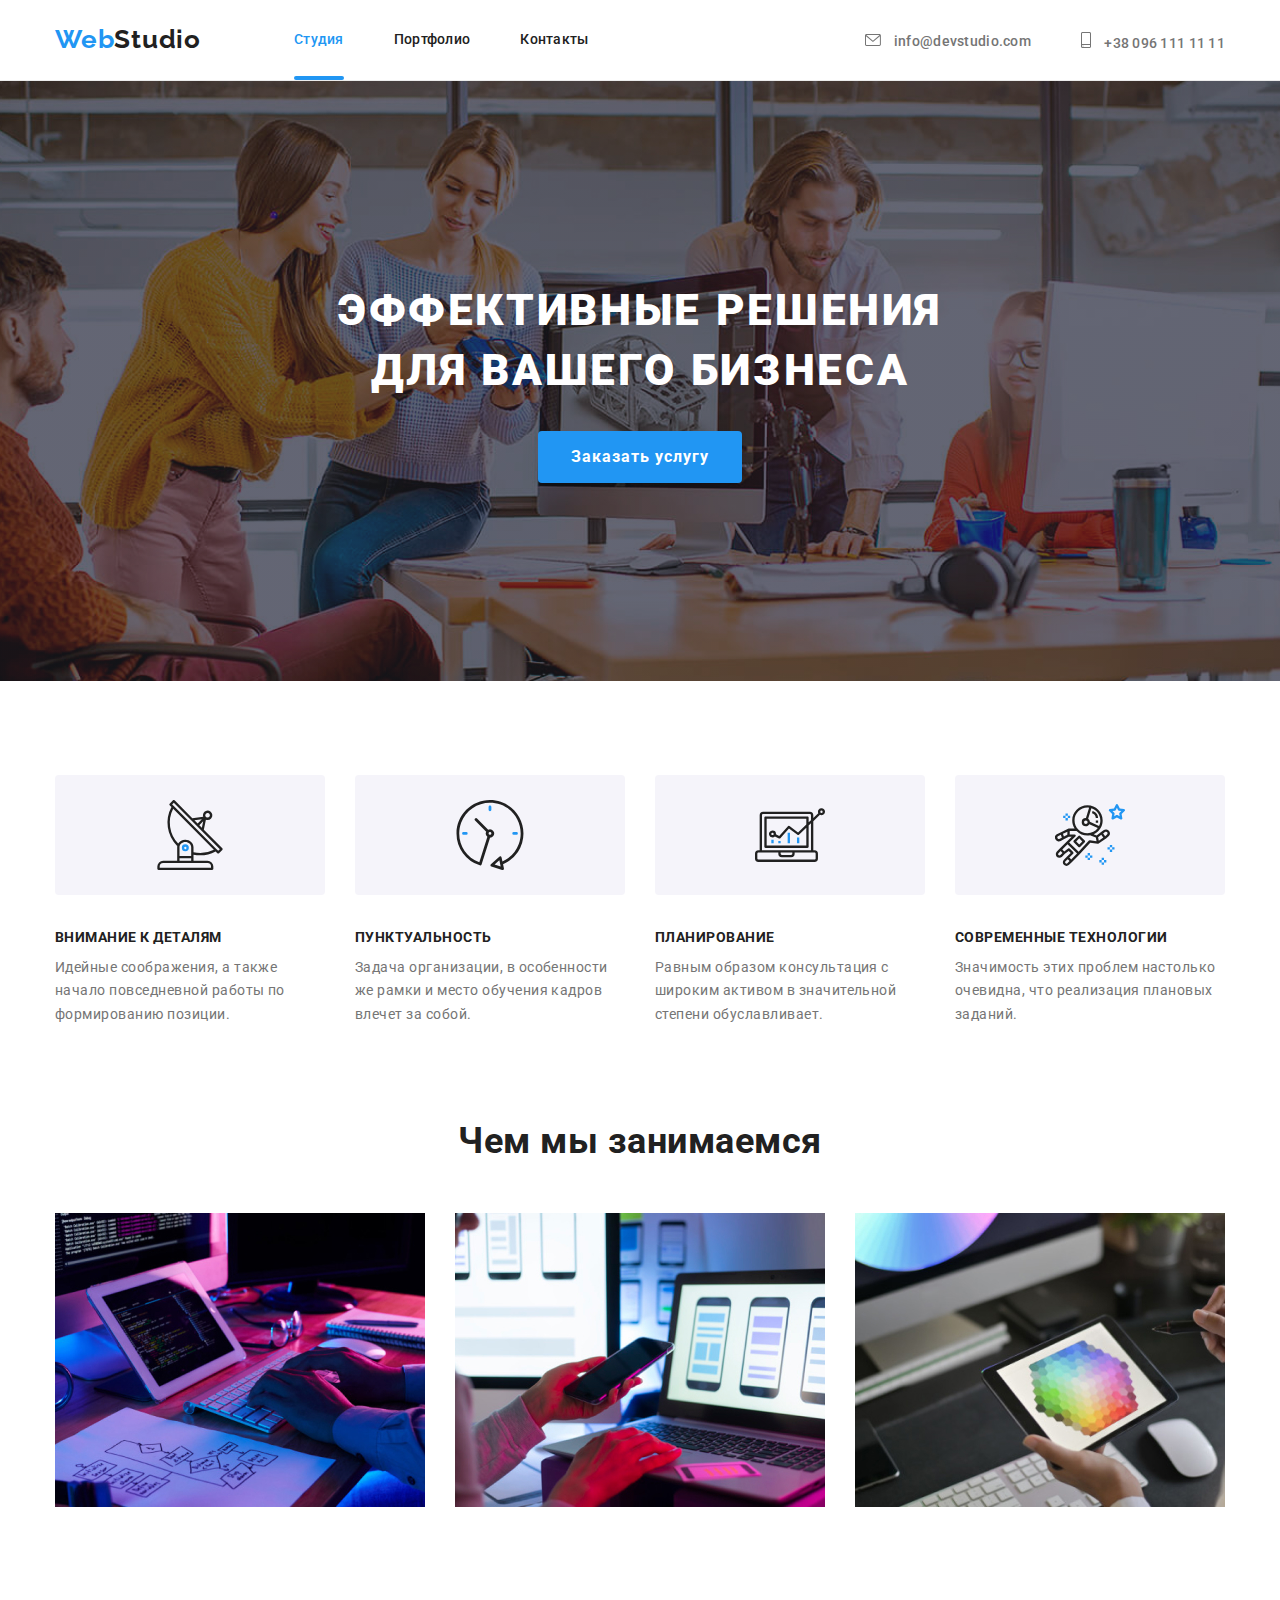
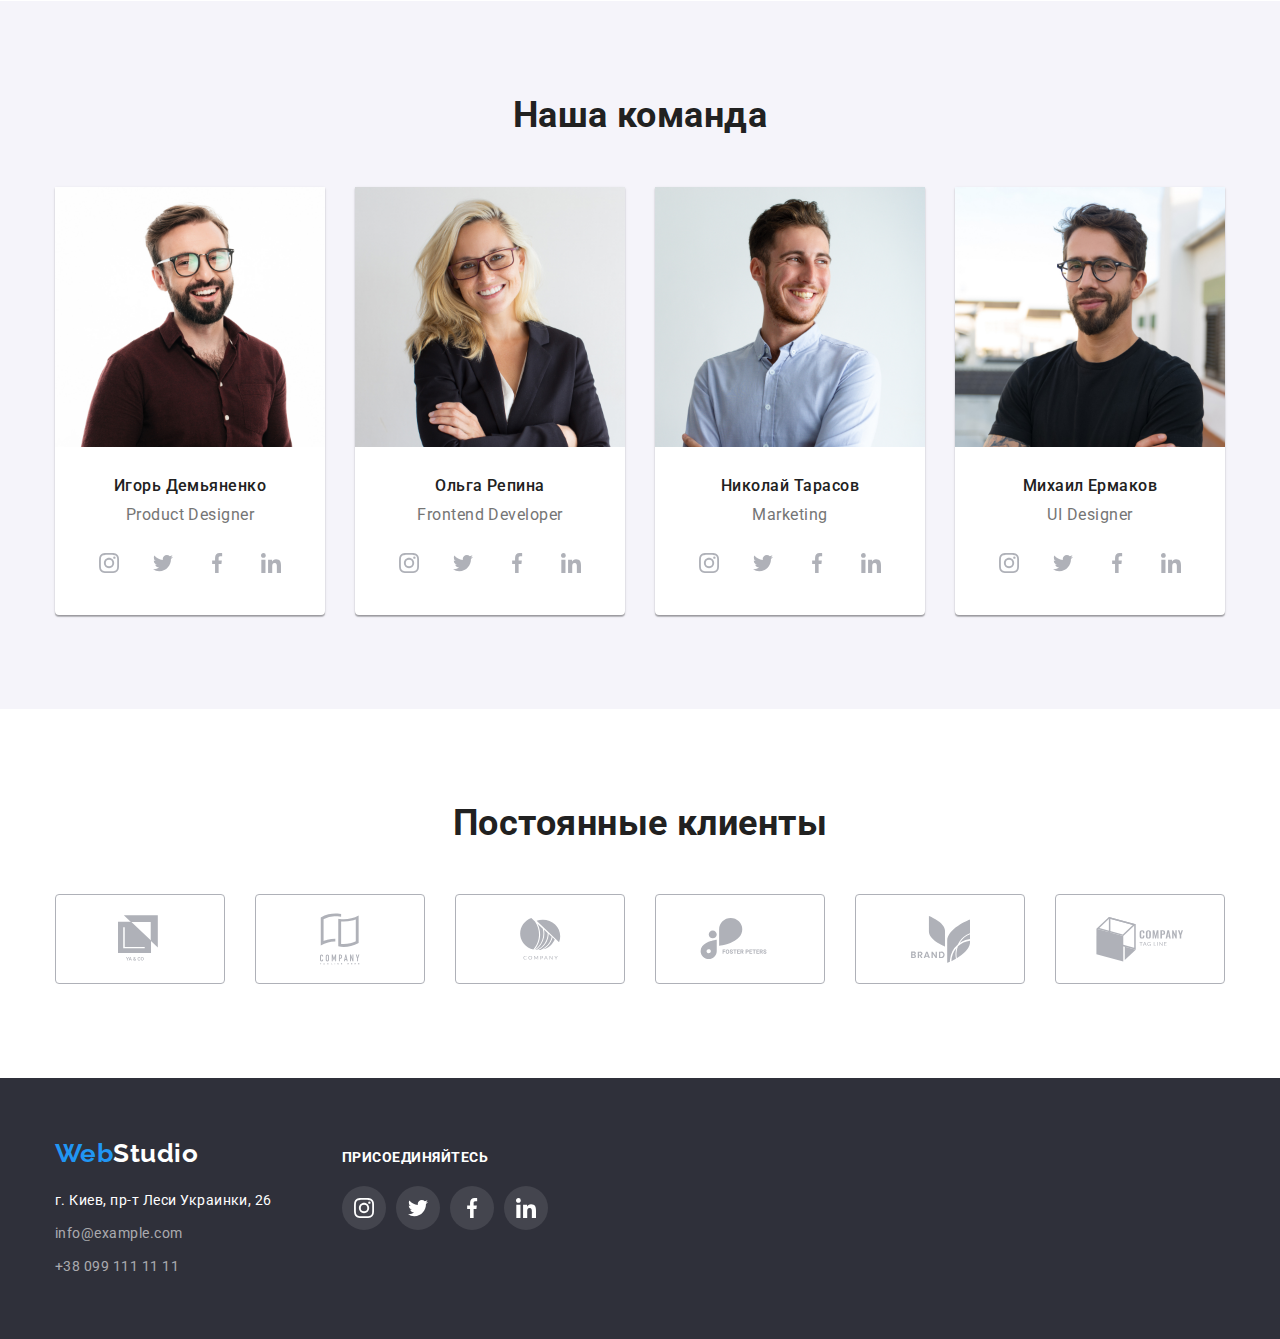
<file: index.html>
<!DOCTYPE html>
<html lang="ru">
<head>
    <meta charset="UTF-8">
    <meta name="viewport" content="width=device-width, initial-scale=1.0">
    <title> Главная | Web Studio</title>
    <link rel="preconnect" href="https://fonts.gstatic.com">
    <link href="https://fonts.googleapis.com/css2?family=Raleway:wght@700&family=Roboto:wght@400;500;700;900&display=swap" rel="stylesheet">
    <link rel="stylesheet" href="https://cdnjs.cloudflare.com/ajax/libs/modern-normalize/1.0.0/modern-normalize.min.css">
    <link rel="stylesheet" href="./css/styles.css">    
</head>


<body>

    <!--шапка сайта-->
 <header class="header">
   <div class="container flex">
     <nav class="nav-site">
        <a 
          href="./index.html">  
          <span class="logo">Web</span>Studio
       </a>

       <ul class="block-links flex list">
          <li class="nav-site-link studio">
            <a class="link current " href="./index.html" >
               Студия
            </a> 
          </li>
   
          <li class="nav-site-link">
            <a class="link" href="./portfolio.html" >
              Портфолио
            </a>
         </li>

         <li class="nav-site-link">
            <a class="link" href="" >
               Контакты
            </a>
          </li>
       </ul>
     </nav>

     <ul class="block-contacts flex list">
        <li class="contacts-item">
            <a class="contacts link" 
            href="mailto:info@devstudio.com"> 
            <svg class="contacts-icon" width="16" height="12">
              <use href="./img/sprite.svg#icon-envelope"></use>
            </svg>
            info@devstudio.com   
          </a> 
        </li>   
        <li class="contacts-item mobile">
            <a class="contacts link" 
              href="tel:+380961111111">
              <svg class="contacts-icon" width="10" height="16">
                <use href="./img/sprite.svg#icon-smartphone"></use>
              </svg>
              +38 096 111 11 11
           </a>
        </li>
     </ul>
   </div> 
 </header>

 <main>
    <!--заказ услуги-->
    <section class="service-container background">
        <div class="container">
          <h1 class="service-title" >Эффективные решения <br> для вашего бизнеса</h1>
          <button class="button first" type="button">Заказать услугу</button>
        </div>
    </section>

    <!--мягкие навыки-->
    <section class="softskills">
      <div class="container">
        <h2 hidden> мы гарантируем </h2> 
        <ul class="flex list">
            <li class="softskill-item antenna">
              <h3 class="softskills-titles">Внимание к деталям</h3>
              <p class="softskills-text">Идейные соображения, а также начало повседневной работы по формированию позиции.</p>
            </li>
        

            <li class="softskill-item clock">
              <h3 class="softskills-titles">Пунктуальность</h3>
              <p class="softskills-text">Задача организации, в особенности же рамки и место обучения кадров влечет за собой.</p>
           </li>

        
           <li class="softskill-item diagram">
              <h3 class="softskills-titles">Планирование</h3>
              <p class="softskills-text">Равным образом консультация с широким активом в значительной степени обуславливает.</p>
          </li>

          <li class="softskill-item astronaut">
             <h3 class="softskills-titles">Современные технологии</h3>
             <p class="softskills-text">Значимость этих проблем настолько очевидна, что реализация плановых заданий.</p>
         </li>
       </ul>
     </div>
   </section>
   
   <!--Чем мы занимаемся-->
   <section class="activity-container">
    <div class="container">
        <h2 class="title">Чем мы занимаемся</h2>
        <ul class="flex list">
            <li class="activity-container-item">
               <img class="img" src="./img/img.jpg" alt="програмирование" width="370">
            </li>
           <li class="activity-container-item">
               <img src="./img/img2.jpg" alt="разработка мобильных приложений" width="370">
           </li>
           <li class="activity-container-item">
               <img src="./img/img3.jpg" alt="веб дизайн" width="370"> 
           </li>
        </ul>
    </div>
   </section>

   <!--Список участников команды-->
   <section class="team">
     <div class="container">
         <h2 class="title"> Наша команда </h2>
         <ul class="team-img list">
            <li class="team-item"> 
              <img src="./img/igor.jpg" alt="Product Designer" width="270">

              <div class="team-text">
                <h3 class="team-members">Игорь Демьяненко</h3>
                <p class="specialty">Product Designer</p>

                <ul class="social-links list">
                  <li class="social-links-item">
                    <a href="" class="item-link">
                      <svg class="social-links-icon" width="20px" height="20px">
                        <use href="./img/sprite.svg#icon-instagram"> </use>
                      </svg>
                    </a>
                  </li>

                  <li class="social-links-item">
                    <a href="" class="item-link"> 
                      <svg class="social-links-icon" width="20px" height="20px">
                        <use href="./img/sprite.svg#icon-twitter"> </use>
                      </svg>
                    </a>
                  </li>
                  <li class="social-links-item">
                    <a href="" class="item-link">
                      <svg class="social-links-icon" width="20px" height="20px">
                        <use href="./img/sprite.svg#icon-fb"> </use>
                      </svg>
                    </a>
                  </li>

                  <li class="social-links-item">
                    <a href="" class="item-link">
                      <svg class="social-links-icon" width="20px" height="20px">
                        <use href="./img/sprite.svg#icon-in"> </use>
                      </svg>
                    </a>
                  </li> 
                </ul>
              </div>
           </li>

           <li class="team-item"> 
             
              <img src="./img/olga.jpg" alt="Frontend Developer" width="270">

              <div class="team-text">
                <h3 class="team-members">Ольга Репина </h3>
                <p class="specialty">Frontend Developer</p>
                
                <ul class="social-links list">
                  <li class="social-links-item">
                    <a href="" class="item-link">
                    <svg class="social-links-icon" width="20px" height="20px">
                      <use href="./img/sprite.svg#icon-instagram"> </use>
                    </svg>
                   </a>
                  </li>

                  <li class="social-links-item">
                    <a href="" class="item-link"> 
                      <svg class="social-links-icon" width="20px" height="20px">
                      <use href="./img/sprite.svg#icon-twitter"> </use>
                      </svg>
                    </a>
                  </li>

                  <li class="social-links-item">
                    <a href="" class="item-link">
                    <svg class="social-links-icon" width="20px" height="20px">
                      <use href="./img/sprite.svg#icon-fb"> </use>
                    </svg>
                   </a>
                  </li>

                  <li class="social-links-item">
                    <a href="" class="item-link">
                    <svg class="social-links-icon" width="20px" height="20px">
                      <use href="./img/sprite.svg#icon-in"> </use>
                    </svg>
                   </a>
                  </li> 
               </ul>
              </div>

           </li>
           <li class="team-item"> 
              <img src="./img/Nikolay.jpg" alt="Marketing" width="270">
              <div class="team-text">
                <h3 class="team-members">Николай Тарасов</h3>
                <p class="specialty">Marketing</p>
                <ul class="social-links list">
                  <li class="social-links-item">
                    <a href="" class="item-link">
                    <svg class="social-links-icon" width="20px" height="20px">
                      <use href="./img/sprite.svg#icon-instagram"> </use>
                    </svg>
                   </a>
                  </li>

                  <li class="social-links-item">
                    <a href="" class="item-link"> 
                      <svg class="social-links-icon" width="20px" height="20px">
                      <use href="./img/sprite.svg#icon-twitter"> </use>
                      </svg>
                    </a>
                  </li>
                  <li class="social-links-item">
                    <a href="" class="item-link">
                    <svg class="social-links-icon" width="20px" height="20px">
                      <use href="./img/sprite.svg#icon-fb"> </use>
                    </svg>
                   </a>
                  </li>
                  <li class="social-links-item">
                    <a href="" class="item-link">
                    <svg class="social-links-icon" width="20px" height="20px">
                      <use href="./img/sprite.svg#icon-in"> </use>
                    </svg>
                   </a>
                  </li> 
               </ul>
              </div>
           </li>
           <li class="team-item"> 
              <img src="./img/mihail.jpg" alt="Marketing" width="270">
              <div class="team-text">
                <h3 class="team-members">Михаил Ермаков</h3>
                <p class="specialty">UI Designer</p>
                <ul class="social-links list">
                  <li class="social-links-item">
                    <a href="" class="item-link">
                    <svg class="social-links-icon" width="20px" height="20px">
                      <use href="./img/sprite.svg#icon-instagram"> </use>
                    </svg>
                   </a>
                  </li>

                  <li class="social-links-item">
                    <a href="" class="item-link"> 
                      <svg class="social-links-icon" width="20px" height="20px">
                      <use href="./img/sprite.svg#icon-twitter"> </use>
                      </svg>
                    </a>
                  </li>
                  <li class="social-links-item">
                    <a href="" class="item-link">
                    <svg class="social-links-icon" width="20px" height="20px">
                      <use href="./img/sprite.svg#icon-fb"> </use>
                    </svg>
                   </a>
                  </li>
                  <li class="social-links-item">
                    <a href="" class="item-link">
                    <svg class="social-links-icon" width="20px" height="20px">
                      <use href="./img/sprite.svg#icon-in"> </use>
                    </svg>
                   </a>
                  </li> 
               </ul>
              </div>
           </li>  
         </ul>
     </div>
   </section>

   <section class="clients"> 
      <div class="container">
         <h2 class="title">Постоянные клиенты</h2>
         <ul class="clients-list list">
           <li class="clients-item">
            <a href="" class="clients-item-link">
              <svg class="clients-item-icon" width="44" height="49" >
                <use href="./img/sprite.svg#icon-logo1"></use>
              </svg>
            </a>
           </li>
           <li class="clients-item">
             <a href="" class="clients-item-link">
               <svg class="clients-item-icon" width="40" height="52">
                 <use href="./img/sprite.svg#icon-logo2"></use>
               </svg>
             </a>                    
           </li>
           <li class="clients-item">
             <a href="" class="clients-item-link">
               <svg class="clients-item-icon" width="41" height="42">
                 <use href="./img/sprite.svg#icon-logo3"></use>
               </svg>
             </a>
           </li>
           <li class="clients-item">
             <a href="" class="clients-item-link">
               <svg class="clients-item-icon" width="80" height="42">
                 <use href="./img/sprite.svg#icon-logo4"></use>
               </svg>
             </a>
           </li>
           <li class="clients-item">
             <a href="" class="clients-item-link">
               <svg class="clients-item-icon" width="59" height="47">
                 <use href="./img/sprite.svg#icon-logo5"></use>
               </svg>
             </a>
           </li>
           <li class="clients-item">
             <a href="" class="clients-item-link">
               <svg class="clients-item-icon" width="88" height="45">
                 <use href="./img/sprite.svg#icon-logo6"></use>
               </svg>
             </a>
           </li>
         </ul>
      </div>
   </section>
</main>

     <!--Футер-->
  <footer>

    <div class="container">

     <div class="adress-block">
       <a class="footer-logo" href="./index.html"><span class="logo">Web</span>Studio</a>

       <address> 
            г. Киев, пр-т Леси Украинки, 26 <br />
        
           
         <ul class="adress-contacts list">
             <li class="adress-item">
              <a href="mailto:info@example.com">info@example.com</a> <br />
            </li> 
            <li class="adress-item">
              <a href="tel:+380991111111">+38 099 111 11 11</a>
            </li> 
         </ul>
       </address>
     </div>

     <div class="join-block">
        <p class="join-block-element">присоединяйтесь</p>
        <ul class="joinblock-social-list list">
          <li class="social-links-item">
            <a href="" class="item-link">
              <svg class="social-links-icon" width="20px" height="20px">
                <use href="./img/sprite.svg#icon-instagram"> </use>
              </svg>
            </a>
          </li>

          <li class="social-links-item">
            <a href="" class="item-link"> 
              <svg class="social-links-icon" width="20px" height="20px">
                <use href="./img/sprite.svg#icon-twitter"> </use>
              </svg>
            </a>
          </li>
          <li class="social-links-item">
            <a href="" class="item-link">
              <svg class="social-links-icon" width="20px" height="20px">
                <use href="./img/sprite.svg#icon-fb"> </use>
              </svg>
            </a>
          </li>
          <li class="social-links-item">
             <a href="" class="item-link">
               <svg class="social-links-icon" width="20px" height="20px">
                 <use href="./img/sprite.svg#icon-in"> </use>
               </svg>
             </a>
           </li> 
         </ul>
      </div>

    </div>
  </footer>


  




    
  


</body>
</html>
</file>
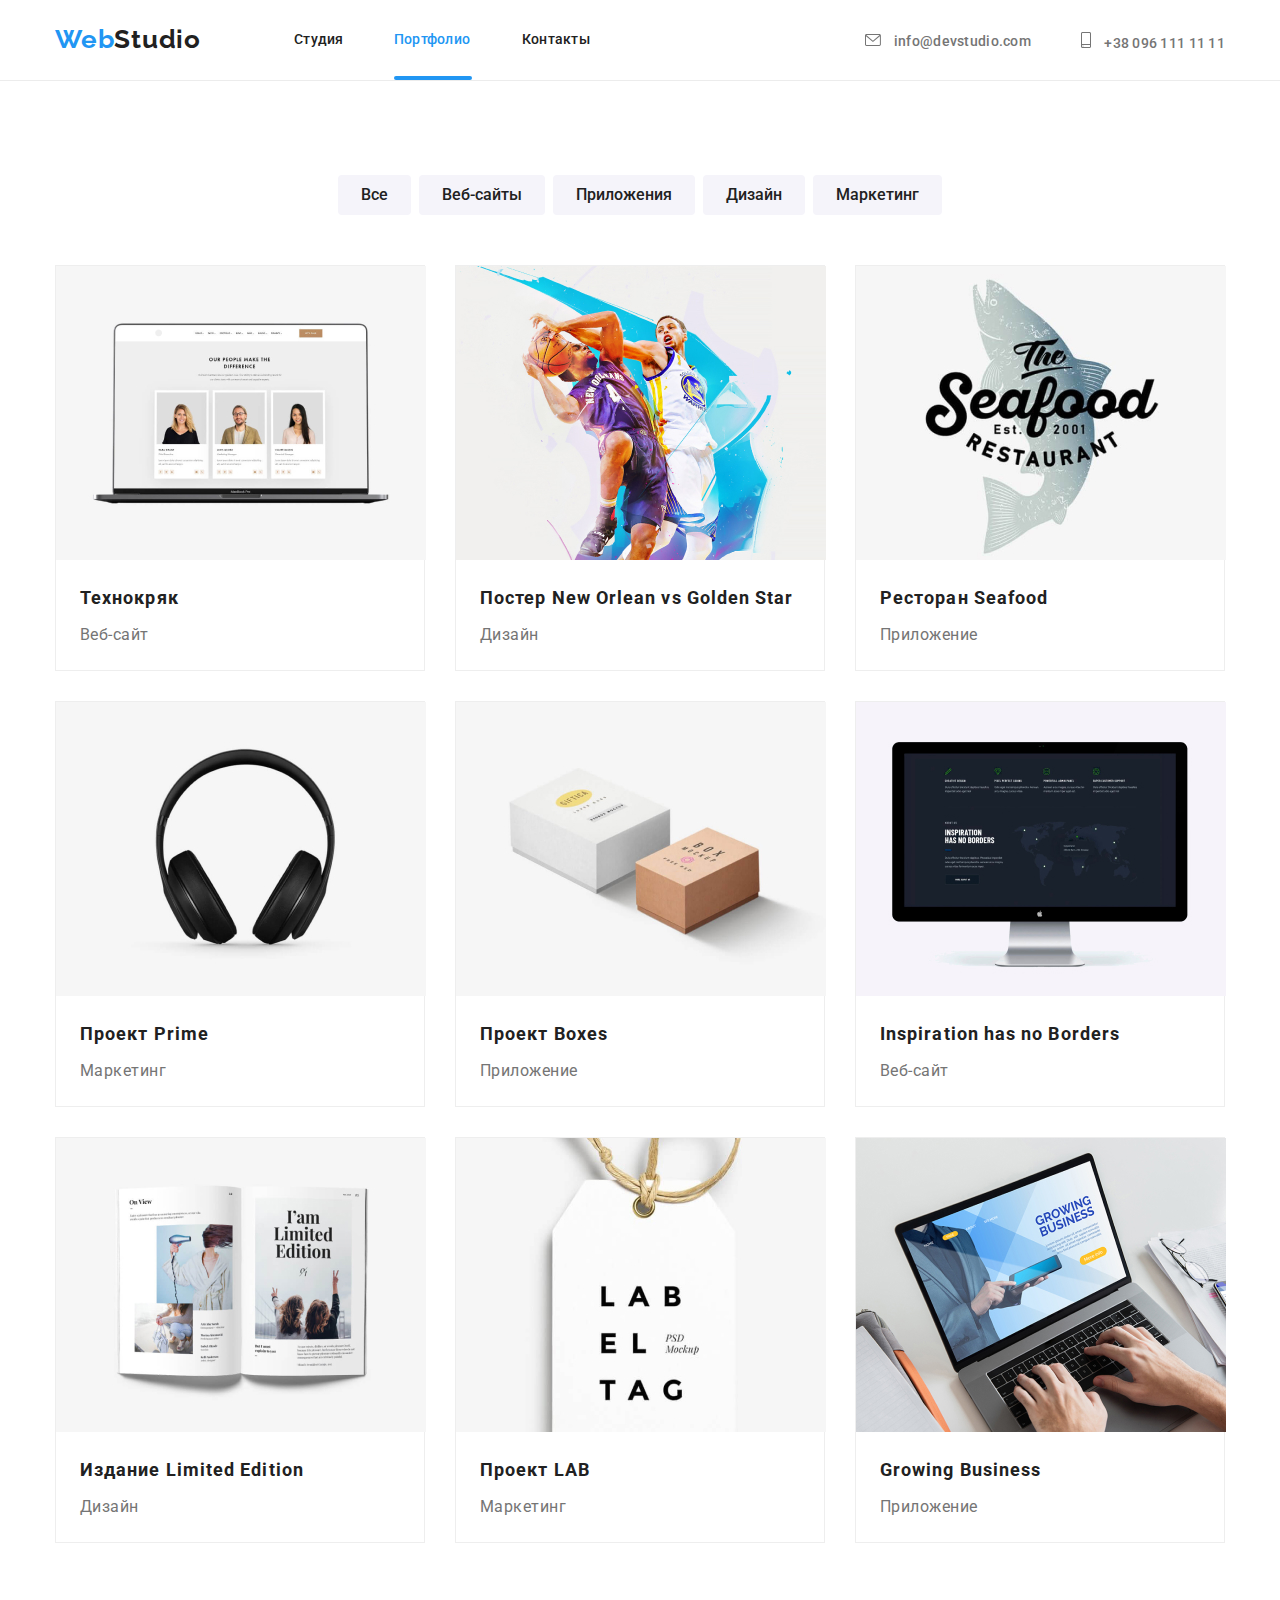
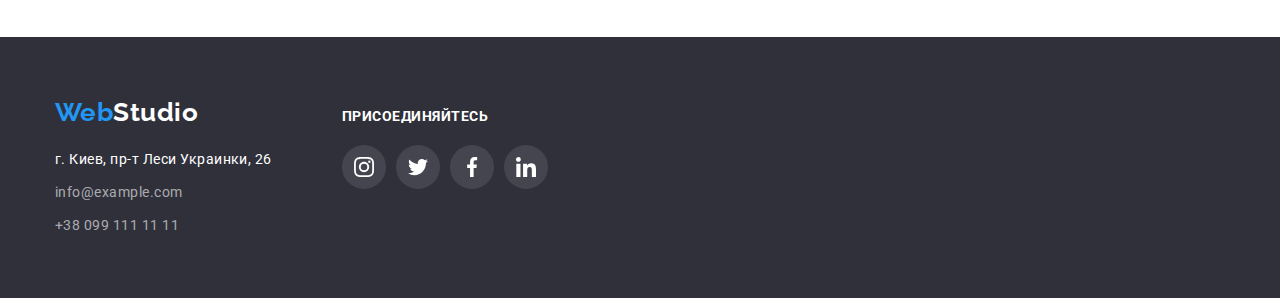
<file: portfolio.html>
<!DOCTYPE html>
<html lang="ru">
  <head>
    <meta charset="UTF-8" />
    <meta name="viewport" content="width=device-width, initial-scale=1.0" />
    <title>Портфолио | Web Studio</title>
    <link rel="preconnect" href="https://fonts.gstatic.com" />
    <link
      href="https://fonts.googleapis.com/css2?family=Raleway:wght@700&family=Roboto:wght@400;500;700;900&display=swap"
      rel="stylesheet"
    />
    <link rel="stylesheet" href="./css/styles.css" />
  </head>

  <body>
    <!--шапка сайта-->
    <header class="header">
      <div class="container flex">
        <nav class="nav-site">
          <a href="./index.html"> <span class="logo">Web</span>Studio </a>

          <ul class="block-links flex list">
            <li class="nav-site-link">
              <a class="link" href="./index.html"> Студия </a>
            </li>

            <li class="nav-site-link portfolio">
              <a class="link current" href="./portfolio.html"> Портфолио </a>
            </li>

            <li class="nav-site-link">
              <a class="link" href=""> Контакты </a>
            </li>
          </ul>
        </nav>

        <ul class="block-contacts flex list">
          <li class="contacts-item">
            <a class="contacts link" 
            href="mailto:info@devstudio.com"> 
            <svg class="contacts-icon" width="16" height="12">
              <use href="./img/sprite.svg#icon-envelope"></use>
            </svg>
            info@devstudio.com   
          </a> 
        </li>   
        <li class="contacts-item mobile">
            <a class="contacts link" 
              href="tel:+380961111111">
              <svg class="contacts-icon" width="10" height="16">
                <use href="./img/sprite.svg#icon-smartphone"></use>
              </svg>
              +38 096 111 11 11
           </a>
          </li>
        </ul>
      </div>
    </header>

    <!--основной контент-->
    <main>
      <section class="offers">
        <div class="container">
          <h1 hidden>Наши работы</h1>

          <!--кнопки фильтров-->
          <ul class="offers-btn list flex">
            <li class="offers-btn-item">
              <button class="button second" type="button">Все</button>
            </li>
            <li class="offers-btn-item">
              <button class="button second" type="button">Веб-сайты</button>
            </li>
            <li class="offers-btn-item">
              <button class="button second" type="button">Приложения</button>
            </li>
            <li class="offers-btn-item">
              <button class="button second" type="button">Дизайн</button>
            </li>
            <li class="offers-btn-item">
              <button class="button second" type="button">Маркетинг</button>
            </li>
          </ul>

          <!--список предложений-->

          <ul class="offers-page list">
            <li class="offers-page-element">
              <a href="#" class="offers-page-link">
                <img
                  src="./img/tehnokryak.jpg"
                  alt="веб-сайт технокряк"
                  width="370"
                />
                <div class="offers-text">
                  <h2>Технокряк</h2>
                  <p>Веб-сайт</p>
                </div>
              </a>
            </li>

            <li class="offers-page-element">
              <a href="" class="offers-page-link">
                <img
                  src="./img/neworlean.jpg"
                  alt="Постер New Orlean vs Golden Star"
                  width="370"
                />
                <div class="offers-text">
                  <h2>Постер New Orlean vs Golden Star</h2>
                  <p>Дизайн</p>
                </div>
              </a>
            </li>

            <li class="offers-page-element">
              <a href="" class="offers-page-link">
                <img
                  src="./img/seafood.jpg"
                  alt="Ресторан Seafood"
                  width="370"
                />
                <div class="offers-text">
                  <h2>Ресторан Seafood</h2>
                  <p>Приложение</p>
                </div>
              </a>
            </li>

            <li class="offers-page-element">
              <a href="" class="offers-page-link">
                <img
                  src="./img/project-prime.jpg"
                  alt="Проект Prime"
                  width="370"
                />
                <div class="offers-text">
                  <h2>Проект Prime</h2>
                  <p>Маркетинг</p>
                </div>
              </a>
            </li>

            <li class="offers-page-element">
              <a href="" class="offers-page-link">
                <img
                  src="./img/project-boxes.jpg"
                  alt="Проект Boxes"
                  width="370"
                />
                <div class="offers-text">
                  <h2>Проект Boxes</h2>
                  <p>Приложение</p>
                </div>
              </a>
            </li>

            <li class="offers-page-element">
              <a href="" class="offers-page-link">
                <img
                  src="./img/insperation.jpg"
                  alt="Inspiration has no Borders"
                  width="370"
                />
                <div class="offers-text">
                  <h2>Inspiration has no Borders</h2>
                  <p>Веб-сайт</p>
                </div>
              </a>
            </li>

            <li class="offers-page-element">
              <a href="" class="offers-page-link">
                <img
                  src="./img/limited-edition.jpg"
                  alt="Издание Limited Edition"
                  width="370"
                />
                <div class="offers-text">
                  <h2>Издание Limited Edition</h2>
                  <p>Дизайн</p>
                </div>
              </a>
            </li>

            <li class="offers-page-element">
              <a href="" class="offers-page-link">
                <img src="./img/project-lab.jpg" alt="Проект LAB" width="370" />
                <div class="offers-text">
                  <h2>Проект LAB</h2>
                  <p>Маркетинг</p>
                </div>
              </a>
            </li>

            <li class="offers-page-element">
              <a href="" class="offers-page-link">
                <img
                  src="./img/growing-business.jpg"
                  alt="Growing Business"
                  width="370"
                />
                <div class="offers-text">
                  <h2>Growing Business</h2>
                  <p>Приложение</p>
                </div>
              </a>
            </li>
          </ul>
        </div>
      </section>
    </main>

    <!--Футер-->
    <footer>

      <div class="container">
  
       <div class="adress-block">
         <a class="footer-logo" href="./index.html"><span class="logo">Web</span>Studio</a>
  
         <address> 
              г. Киев, пр-т Леси Украинки, 26 <br />
          
             
           <ul class="adress-contacts list">
               <li class="adress-item">
                <a href="mailto:info@example.com">info@example.com</a> <br />
              </li> 
              <li class="adress-item">
                <a href="tel:+380991111111">+38 099 111 11 11</a>
              </li> 
           </ul>
         </address>
       </div>
  
       <div class="join-block">
          <p class="join-block-element">присоединяйтесь</p>
          <ul class="joinblock-social-list list">
            <li class="social-links-item">
              <a href="" class="item-link">
                <svg class="social-links-icon" width="20px" height="20px">
                  <use href="./img/sprite.svg#icon-instagram"> </use>
                </svg>
              </a>
            </li>
  
            <li class="social-links-item">
              <a href="" class="item-link"> 
                <svg class="social-links-icon" width="20px" height="20px">
                  <use href="./img/sprite.svg#icon-twitter"> </use>
                </svg>
              </a>
            </li>
            <li class="social-links-item">
              <a href="" class="item-link">
                <svg class="social-links-icon" width="20px" height="20px">
                  <use href="./img/sprite.svg#icon-fb"> </use>
                </svg>
              </a>
            </li>
            <li class="social-links-item">
               <a href="" class="item-link">
                 <svg class="social-links-icon" width="20px" height="20px">
                   <use href="./img/sprite.svg#icon-in"> </use>
                 </svg>
               </a>
             </li> 
           </ul>
        </div>
  
      </div>
    </footer>
  </body>
</html>
</file>
<file: css/styles.css>
html {
  box-sizing: border-box;
}

*,
*::before,
*::after {
  box-sizing: border-box;
}

:root {
  --primary-text-color: #212121;
  --accent-color: #2196f3;
  --second-text-color: #757575;
  --primary-bg-color: #f5f4fa;
  --medium-bg-color: #e5e5e5;
  --dark-bg-color: #2f303a;
  --transparent-color: rgba(255, 255, 255, 0.6);
  --white-color: #ffffff;
}

/* основной цвет текста #212121 */
/* цвет вторичного текста #757575  */
/* цвет акцента #2196F3 */
/* темный цвет фона #2F303A */
/* светлый цвет фона #E5E5E5 */
/* средний цвет фона #F5F4FA */
/* белый цвет #FFFFFF */
/* белый прозрачный rgba(255, 255, 255, 0.6 */

body {
  background-color: #ffffff;
  color: var(--primary-text-color);
  font-family: Roboto, sans-serif;
  letter-spacing: 0.03em;

  margin: 0;
}

/* шапка сайта */
.flex {
  display: flex;
}

.list {
  list-style: none;
  padding: 0;
  margin: 0;
}

/* "Тегу img задайте свойство display: block" Если я правильно понял что Вы имели ввиду */
img {
  display: block;
}

.header {
  display: flex;
  align-items: center;

  border-bottom-style: solid;
  border-bottom-width: 1px;
  border-bottom-color: #ececec;
}

.nav-logo {
  color: var(--primary-text-color);
}

.nav-site > a {
  color: var(--primary-text-color);
  font-family: Raleway, sans-serif;

  font-weight: 700;
  font-size: 26px;
  line-height: 1.2;
  letter-spacing: 0.03em;
}

.header a {
  display: block;
  padding-top: 24px;
  padding-bottom: 25px;
  text-decoration: none;
}

.nav-site,
.contacts {
  /* outline: 1px solid tomato; */
  display: flex;

  font-weight: 500;
  font-size: 14px;
  line-height: 1.14;
  letter-spacing: 0.02em;
  
}

.nav-site-link {
  margin-right: 50px;
}

.nav-site-link:last-child,
.contacts-item:last-child {
  margin-right: 0;
}

.block-contacts {
  margin-left: auto;
 
}

.contacts-item {
  margin-right: 50px;
  display: inline-flex;
  align-items: center;
  
}

.contacts-icon {
  display: inline-block;
  fill: currentColor;
  margin-right: 10px;
}

.block-links {
  margin-left: 93px;
}

.nav-site .link.current {
  color: var(--accent-color);
}

.link {
  color: var(--primary-text-color);
}
/* ================TEST============== */
.portfolio::after {
  content: "";

  min-width: 78px;
  height: 4px;
  display: block;
  
  
  border-radius: 2px;
  background-color: var(--accent-color);
}

.studio::after {
  content: "";

  min-width: 48px;
  height: 4px;
  display: block;
  border-radius: 2px;
  background-color: var(--accent-color);
}
/* ================TEST=============== */


.header .link:hover,
.header .link:focus {
  color: var(--accent-color);
}

.contacts {
  color: var(--second-text-color);
}

.header .link {
  display: block;
  padding-top: 32px;
  padding-bottom: 28px;
}
    /* ===============ФУТЕР========== */

footer {
  padding-top: 60px;
  padding-bottom: 60px;

  background-color: var(--dark-bg-color);
  color: var(--white-color);
}

footer .container {
  display: flex;
  align-items: baseline;
  
}

.adress-block {
  /* outline: 1px solid tomato; */
  margin-right: 70px;
}

address {
  margin-top: 20px;
  font-style: normal;
  font-size: 14px;
  line-height: 1.71;
}

.adress-item:not(:first-child) {
  display: block;
  margin-top: 9px;
}

.adress-contacts {
  margin-top: 9px;
}

.adress-conrainer {
  margin-top: 9px;
}

footer a {
  text-decoration: none;
}

.footer-logo {
  color: var(--white-color);
  font-family: Raleway, sans-serif;
  font-weight: 700;
  font-size: 26px;
  line-height: 1.19;
}

.logo {
  color: var(--accent-color);
}

address a {
  color: var(--transparent-color);
}

address a:hover,
address a:focus {
  color: var(--accent-color);
}

.join-block {
  /* outline: 1px solid tomato; */
}

.join-block-element {
  margin: 0;

  font-weight: 700;
  font-size: 14px;
  line-height: 1.14; 
  text-transform: uppercase;
}

.joinblock-social-list {
  display: flex;
  margin-top: 20px;
}
 
.join-block .item-link {
  background-color: rgba(255, 255, 255, 0.1);
  border-radius: 50%;
  color: #ffffff;
}

   /* ============ ЗАКАЗ УСЛУГИ ============ */
.background {
  max-width: 1600px;
  height: 600px;
  margin-left: auto;  
  margin-right: auto;
  
  background-image: linear-gradient(rgba(47, 48, 58, 0.4), rgba(47, 48, 58, 0.4)), url(../img/herobackground.jpg);
  background-repeat: no-repeat;
  background-position: center;  
  background-size: cover;
}

.service-container {
  margin-top: 0;
  padding-bottom: 200px;
  padding-top: 200px;

  background-color: var(--dark-bg-color);
  text-align: center;
}




.service-title {
  margin: 0;

  color: var(--white-color);

  font-weight: 900;
  font-size: 44px;
  line-height: 1.36;

  letter-spacing: 0.06em;
  text-transform: uppercase;
}

/* ==============Soft skills========== */

.softskills {
  padding-top: 94px;
}

.softskill-item {
  width: calc((100% - 90px) / 4);
  text-align: left;
}

.softskill-item:not(:last-child) {
  margin-right: 30px;
}

.softskills-titles {
  margin-top: 30px;
  margin-bottom: 0;
  font-weight: 700;
  font-size: 14px;
  line-height: 1.14;
  text-transform: uppercase;
}
.softskills-text {
  margin-top: 10px;
  margin-bottom: 0;
  color: var(--second-text-color);

  font-size: 14px;
  line-height: 1.71;
}

.softskill-item::before {
  content: "";
  display: inline-block;
  width: 270px;
  height: 120px;

  background: #f5f4fa;
  border-radius: 4px;
}

.antenna::before {
  background-image: url(../img/antenna.svg);
  background-repeat: no-repeat;
  background-position: center;
}

.clock::before {
  background-repeat: no-repeat;
  background-position: center;
  background-image: url(../img/clock.svg);
}

.diagram::before {
  background-repeat: no-repeat;
  background-position: center;
  background-image: url(../img/diagram.svg);
}

.astronaut::before {
  background-repeat: no-repeat;
  background-position: center;
  background-image: url(../img/astronaut.svg);
}

/* ===========Чем мы занимаемся========== */

.activity-container {
  padding-top: 94px;
  padding-bottom: 94px;
}

.title {
  margin-top: 0;
  margin-bottom: 50px;
  font-weight: 700;
  font-size: 36px;
  line-height: 1.16;
  text-align: center;
}
.activity-container-item {
  width: calc((100% - 60px) / 3);
}

.activity-container-item:not(:last-child) {
  margin-right: 30px;
}

/* Наша команда */
.team {
  padding-top: 94px;
  padding-bottom: 94px;
  background-color: var(--primary-bg-color);
}

.team-img {
  margin-top: 50px;
  display: flex;
}

.team-item {
  width: calc((100% - 90px) / 4);
  background-color: var(--white-color);
  box-shadow: 0px 1px 3px rgba(0, 0, 0, 0.12), 0px 1px 1px rgba(0, 0, 0, 0.14),
    0px 2px 1px rgba(0, 0, 0, 0.2);
  border-radius: 0px 0px 4px 4px;
}

.team-item:not(:last-child) {
  margin-right: 30px;
}

.team-text {
  
  padding-top: 30px;
  padding-bottom: 30px;
  padding-left: 32px;
  padding-right: 32px;
  margin-left: auto;
  margin-right: auto;

  text-align: center;
}

.team-members {
  margin: 0;

  font-weight: 500;
  font-size: 16px;
  line-height: 1.18;
}

.specialty {
  margin: 0;
  margin-top: 10px;

  color: var(--second-text-color);
  font-size: 16px;
  line-height: 1.18;
}

.social-links {
  
  display: flex;
  margin-top: 16px;
}

.social-links-item:not(:last-child) {
  margin-right: 10px;
}

.item-link {
  width: 44px;
  height: 44px;
  display: flex;
  justify-content: center;
  align-items: center;   

  color: var(--color4, #afb1b8);
}

.social-links-icon {
  display: block;
  fill: currentColor;
}

.item-link:hover,
.item-link:focus{
  color: #ffffff;
  background-color: var(--accent-color);
  border-radius: 50%;
  cursor: pointer;
}


/* стили кнопок */
.button {
  border-radius: 4px;
  border: 1px solid transparent;

  font-family: inherit;
  align-items: center;
  text-align: center;

  display: inline-block;
}

.first {
  padding: 10px 32px;
  margin-top: 30px;
  box-shadow: 0px 4px 4px rgba(0, 0, 0, 0.15);

  color: var(--white-color);
  background-color: var(--accent-color);

  font-weight: 700;
  font-size: 16px;
  line-height: 1.87;
  letter-spacing: 0.06em;
}

.second {
  padding: 6px 22px;

  color: var(--primary-text-color);
  background-color: var(--primary-bg-color);

  font-weight: 500;
  font-size: 16px;
  line-height: 1.62;
}

.button.second:hover,
.button.second:focus {
  color: var(--white-color);
  background-color: var(--accent-color);
  cursor: pointer;

  box-shadow: 0px 3px 1px rgba(0, 0, 0, 0.1), 0px 1px 2px rgba(0, 0, 0, 0.08),
    0px 2px 2px rgba(0, 0, 0, 0.12);
}

.button.first:hover {
  color: var(--primary-text-color);
  background-color: var(--primary-bg-color);
  cursor: pointer;
}

/* список предложений */
.offers-btn {
  justify-content: center;
}

.offers-btn-item:not(:last-child) {
  margin-right: 8px;
}

.offers {
  padding-top: 94px;
  padding-bottom: 94px;
}

.offers-text {
  padding: 20px 24px;
}

.offers h2 {
  margin: 0;

  color: var(--primary-text-color);
  font-weight: 700;
  font-size: 18px;
  line-height: 2;
  letter-spacing: 0.06em;
}

.offers p {
  margin: 0;
  margin-top: 4px;

  color: var(--second-text-color);
  font-size: 16px;
  line-height: 1.87;
}

.offers a {
  text-decoration: none;
}

.offers-page {
  display: flex;
  flex-wrap: wrap;
  margin-top: 50px;
}

.offers-page-element {
  width: calc((100% - 60px) / 3);
  margin-right: 30px;
  margin-bottom: 30px;

  text-align: left;
  border: 1px solid #eeeeee;
}


.offers-page-element:nth-child(3n) {
  margin-right: 0;
}

.offers-page-element:nth-last-child(-n + 3) {
  margin-bottom: 0;
}

.offers-page-link {
  display: inline-block;
}

.offers-page-link:hover,
.offers-page-link:focus {
  border: 1px solid #EEEEEE;
  box-shadow: 0px 1px 1px rgba(0, 0, 0, 0.12), 0px 4px 4px rgba(0, 0, 0, 0.06), 1px 4px 6px rgba(0, 0, 0, 0.16);
}

/* постоянные клиенты */
.clients {
  padding-top: 94px;
  padding-bottom: 94px;
}

.clients-list {
  display: flex;
}

.clients-item-link {
  width: 170px;
  height: 90px;
  display: flex;
  justify-content: center;
  align-items: center;

  color: var(--color4, #afb1b8);
  border: 1px solid #afb1b8;
  border-radius: 4px;
}

.clients-item-link:hover,
.clients-item-link:focus {
  color: var(--accent-color);
  border-color: var(--accent-color);
  cursor: pointer;
}

.clients-item:not(:last-child) {
  margin-right: 30px;
}

.clients-item-icon {
  display: block;
  fill: currentColor;
}


/* контейнер для размера блоков */

.container {
  /* outline: 1px solid tomato; */

  width: 1200px;
  margin-left: auto;
  margin-right: auto;
  padding-left: 15px;
  padding-right: 15px;
}
</file>
